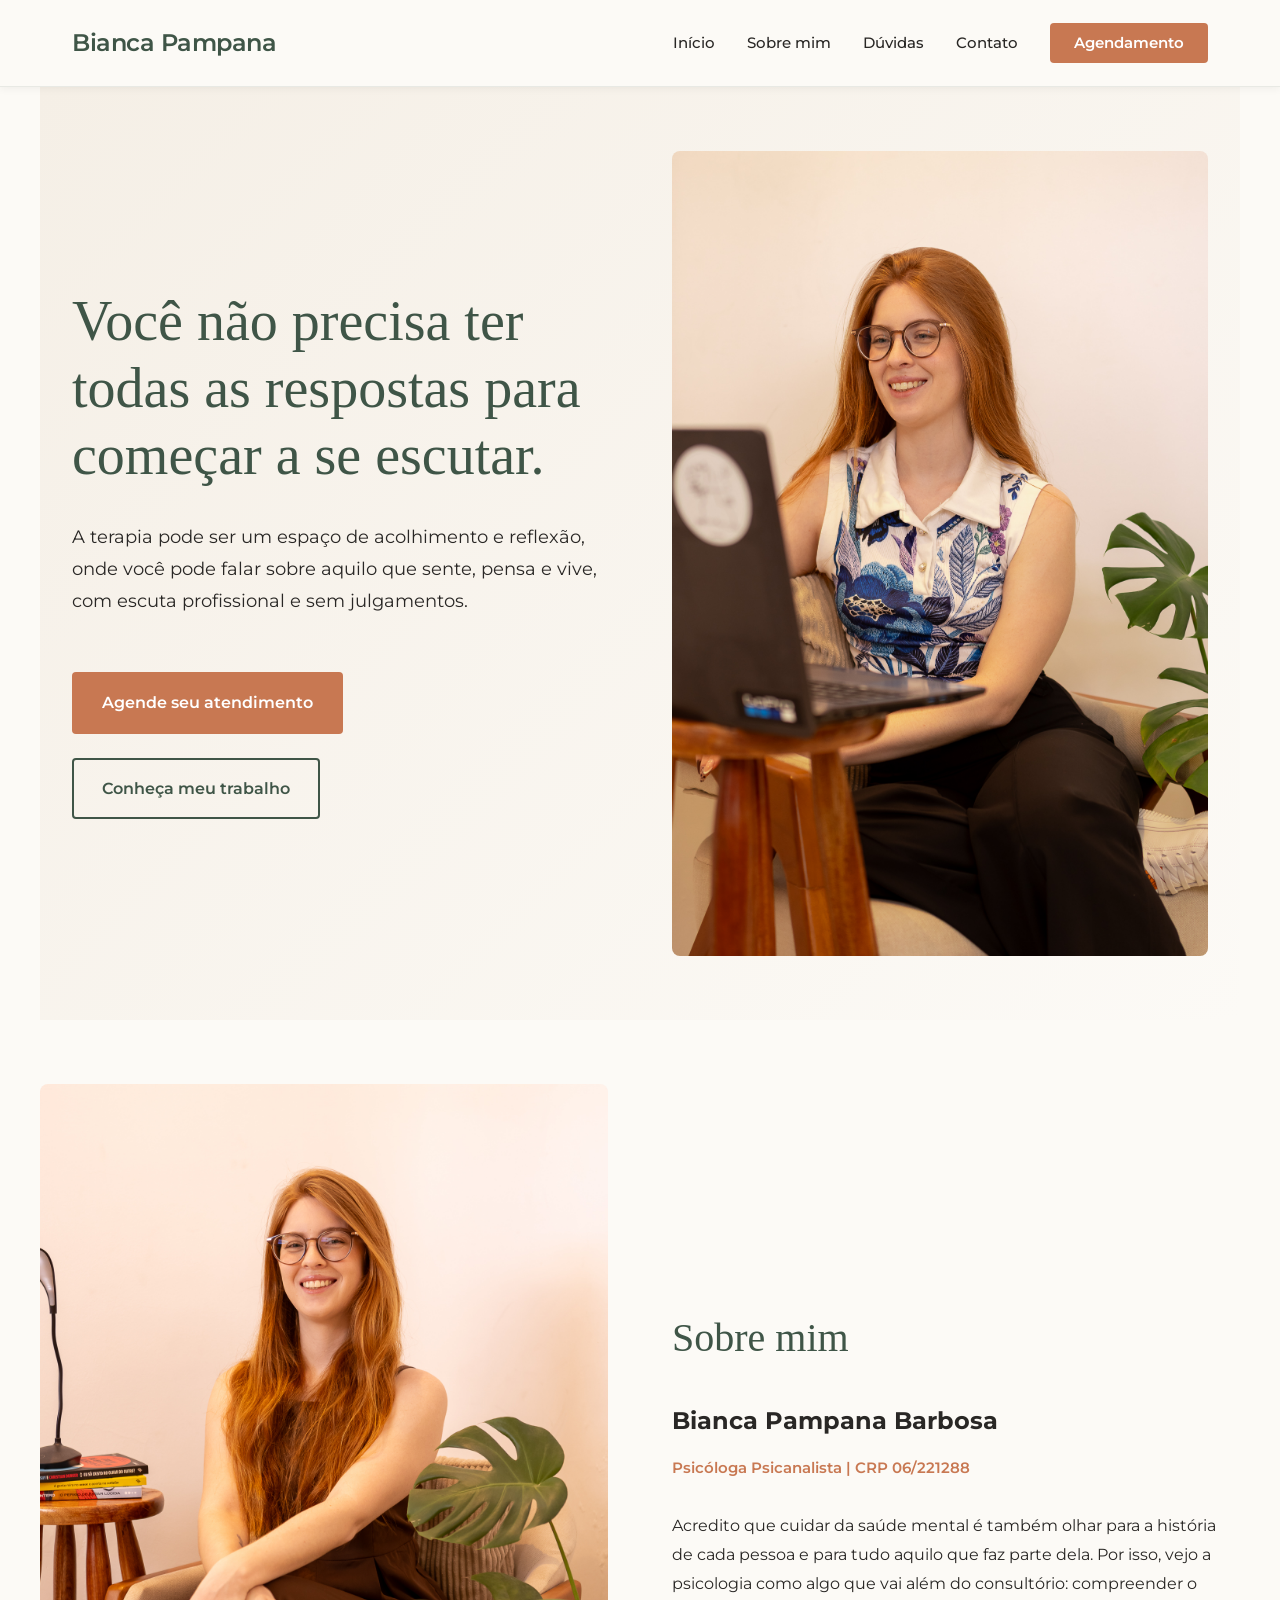
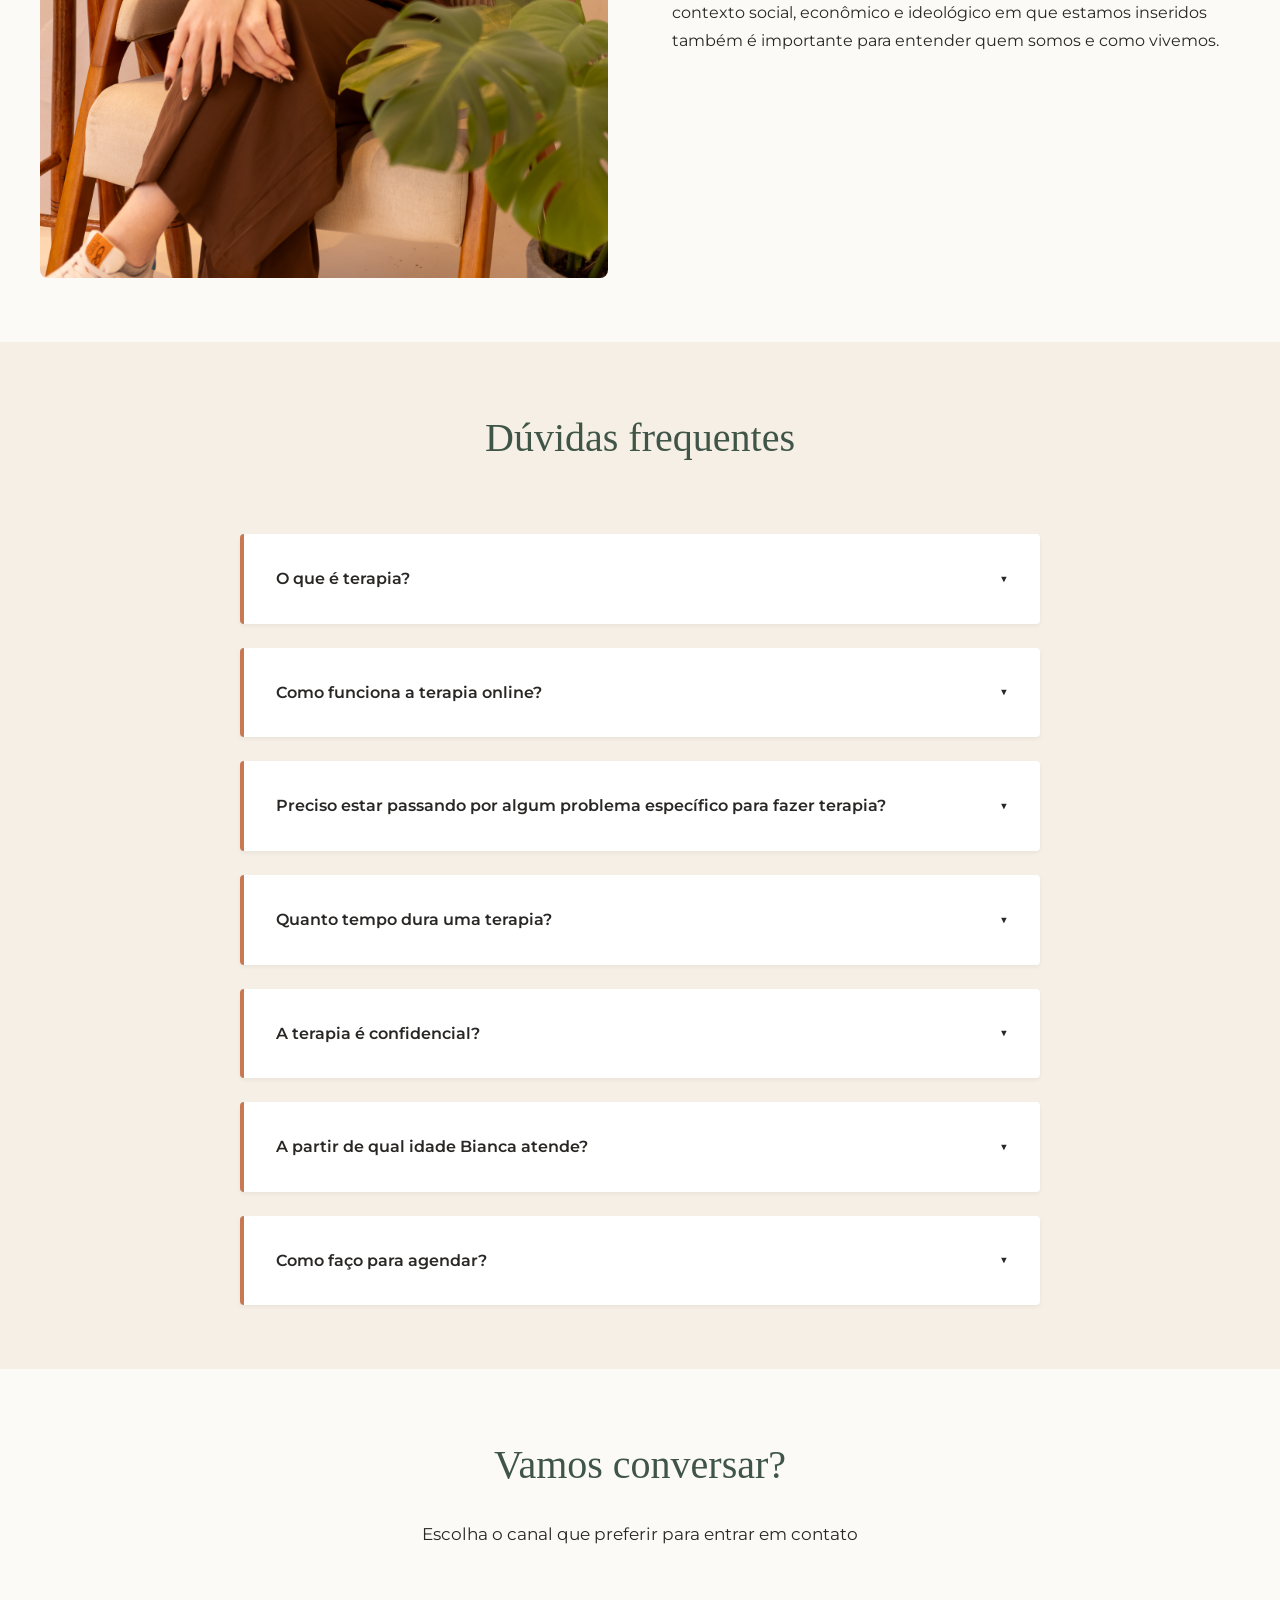
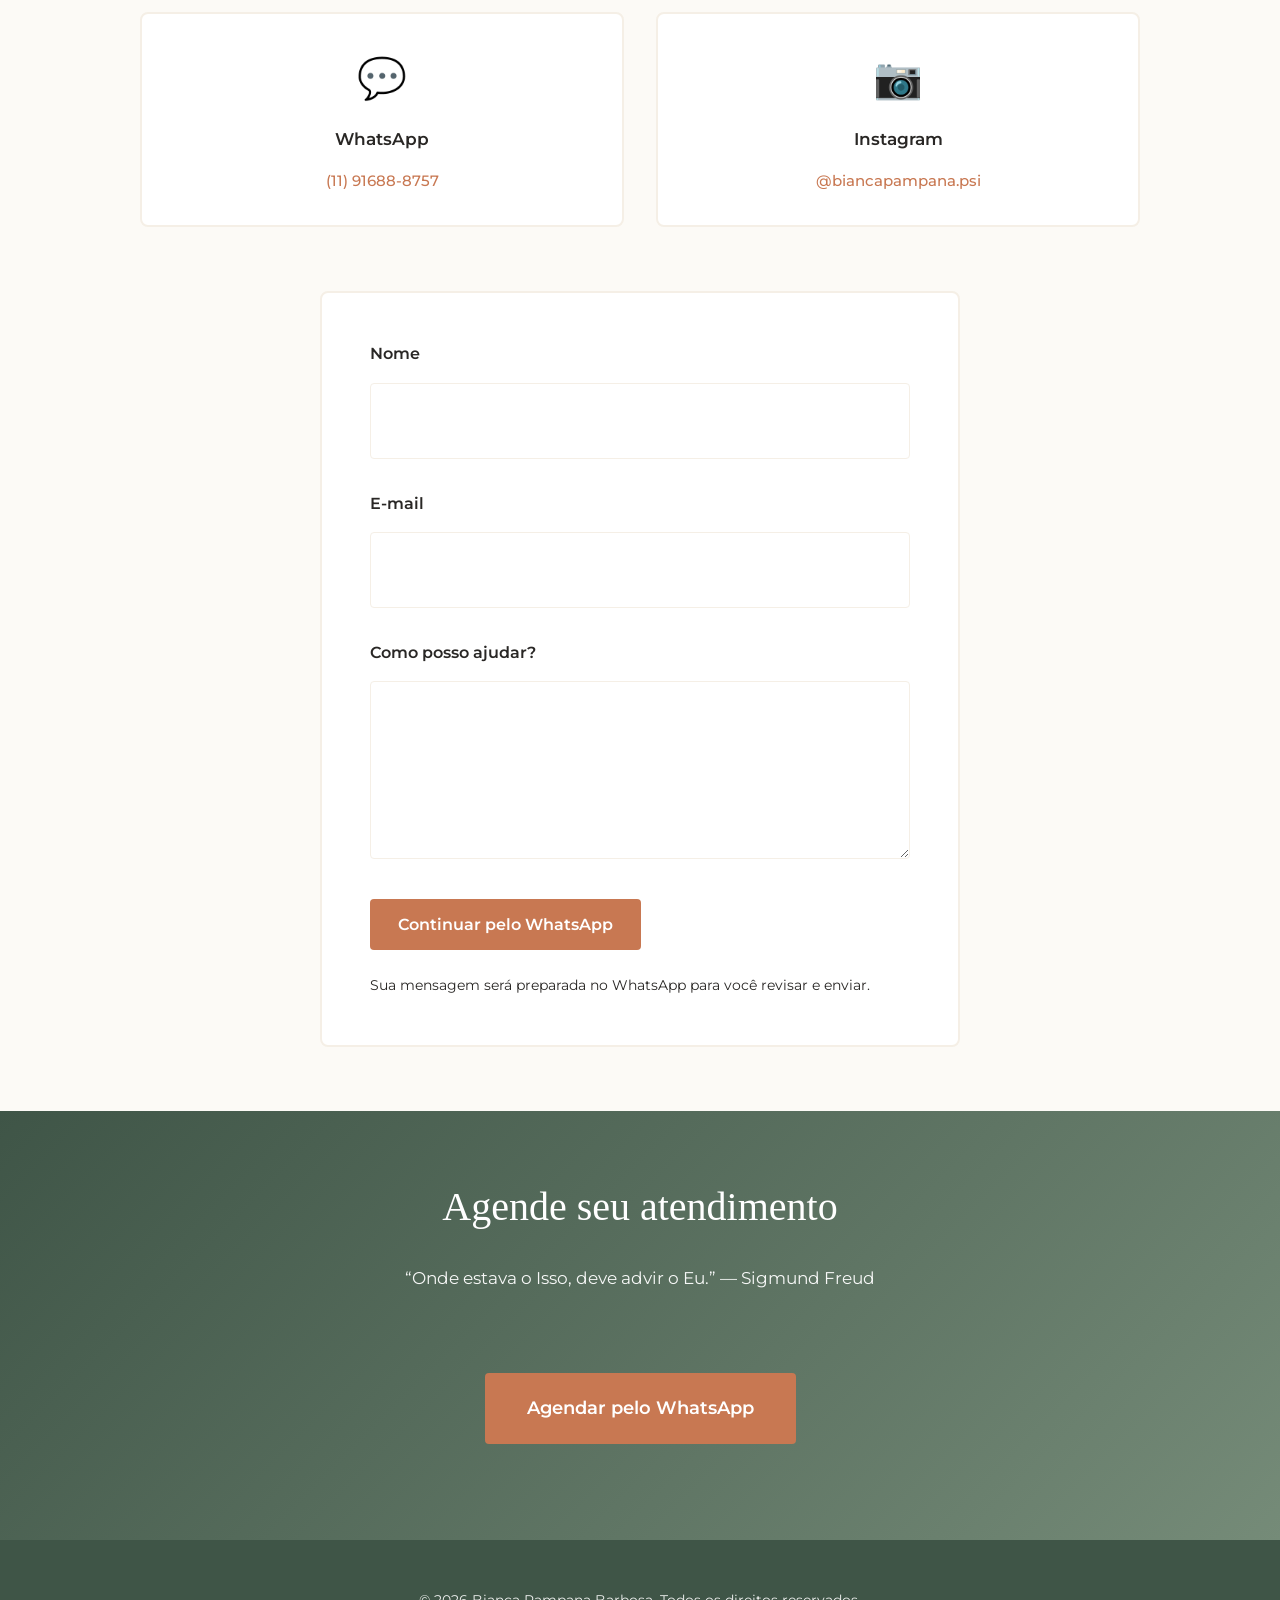
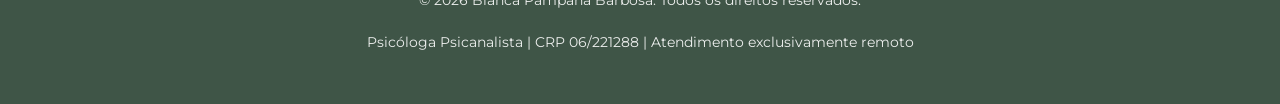
<file: index.html>
<!DOCTYPE html>
<html lang="pt-BR">
<head>
    <meta charset="UTF-8">
    <meta name="Bianca Pampana" content="Página de direcionamento para o agendamento de consultas com a psicóloga psicanalista Bianca Pampana.">
    <meta name="viewport" content="width=device-width, initial-scale=1.0">
    <meta property="og:title" content="Bianca Pampana - Psicóloga Psicanalista">
<meta property="og:description" content="Página de direcionamento para o agendamento de consultas com a psicóloga psicanalista Bianca Pampana.">
<meta property="og:image" content="file:///P:/Daniel%20Rogerio/Aula%20Web/biancapampana.psi/imagens/IMG_7848.jpg">
    <title>Bianca Pampana - Psicóloga Psicanalista</title>
    <link href="https://fonts.googleapis.com/css2?family=Ananda+Personal+Use&family=Montserrat:wght@400;500;600;700&display=swap" rel="stylesheet">
    <link rel="stylesheet" href="estilo_v2.css">
</head>
<body>
    <header class="header">
        <nav class="navbar">
            <div class="nav-container">
                <div class="logo">
                    <span class="logo-text">Bianca Pampana</span>
                </div>
                <button class="menu-toggle" id="menuToggle" aria-label="Menu">
                    <span></span>
                    <span></span>
                    <span></span>
                </button>
                <ul class="nav-menu" id="navMenu">
                    <li><a href="#inicio" class="nav-link">Início</a></li>
                    <li><a href="#sobre" class="nav-link">Sobre mim</a></li>
                    <li><a href="#duvidas" class="nav-link">Dúvidas</a></li>
                    <li><a href="#contato" class="nav-link">Contato</a></li>
                    <li><a href="#agendamento" class="nav-link nav-link-cta">Agendamento</a></li>
                </ul>
            </div>
        </nav>
    </header>

    <main>
        <!-- Seção Home/Início -->
        <section id="inicio" class="hero">
            <div class="hero-content">
                <h1 class="hero-title">
                    Você não precisa ter todas as respostas para começar a se escutar.
                </h1>
                <p class="hero-subtitle">
                   A terapia pode ser um espaço de acolhimento e reflexão, onde você pode falar sobre aquilo que sente, pensa e vive, com escuta profissional e sem julgamentos.
                </p>
                <div class="hero-buttons">
                    <a href="#agendamento" class="btn btn-primary">Agende seu atendimento</a>
                    <a href="#sobre" class="btn btn-secondary">Conheça meu trabalho</a>
                </div>
            </div>
            <div class="hero-image">
                <img src="imagens/IMG_7908.jpg" alt="Bianca Pampana Barbosa sentada sorrindo" class="profile-photo">
            </div>
        </section>

        <!-- Seção Sobre Mim -->
        <section id="sobre" class="about">
            <div class="about-container">
                <div class="about-image">
                    <img src="imagens/IMG_7848.jpg" alt="Bianca Pampana Barbosa" class="profile-photo">
                </div>
                <div class="about-content">
                    <h2>Sobre mim</h2>
                    <div class="about-header">
                        <h3>Bianca Pampana Barbosa</h3>
                        <p class="about-subtitle">Psicóloga Psicanalista | CRP 06/221288</p>
                    </div>
                    <p class="about-description">
                        Acredito que cuidar da saúde mental é também olhar para a história de cada pessoa e para tudo aquilo que faz parte dela. Por isso, vejo a psicologia como algo que vai além do consultório: compreender o contexto social, econômico e ideológico em que estamos inseridos também é importante para entender quem somos e como vivemos.
                    </p>
                </div>
            </div>
        </section>

        <!-- Seção Dúvidas Frequentes -->
        <section id="duvidas" class="faq">
            <div class="faq-container">
                <h2>Dúvidas frequentes</h2>
                <div class="faq-content">
                    <details class="faq-item">
                        <summary>O que é terapia?</summary>
                        <p> A terapia é um espaço de escuta, acolhimento e reflexão, onde você pode falar sobre seus pensamentos, sentimentos, experiências e questões que fazem parte da sua vida.

Por meio do diálogo com um profissional de psicologia, é possível olhar para essas questões com mais atenção, compreender diferentes aspectos da própria história e construir novas formas de lidar com aquilo que está sendo vivido.  </p>
                    </details>

                    <details class="faq-item">
                        <summary>Como funciona a terapia online?</summary>
                        <p> As sessões são realizadas de maneira individual e por meio de atendimento online, proporcionando praticidade e privacidade para quem busca iniciar ou dar continuidade ao acompanhamento psicológico.</p>
                    </details>

                    <details class="faq-item">
                        <summary>Preciso estar passando por algum problema específico para fazer terapia?</summary>
                        <p>  Não. Você não precisa estar passando por um problema específico para procurar terapia.

Às vezes, sentimos que algo não está bem, mas nem sempre conseguimos explicar exatamente o que é. Em outros momentos, podemos simplesmente querer entender melhor nossos sentimentos, pensamentos, relações ou algumas situações que fazem parte da nossa vida.  </p>
                    </details>

                    <details class="faq-item">
                        <summary>Quanto tempo dura uma terapia?</summary>
                        <p> Cada sessão de atendimento psicológico tem duração média de 50 minutos. Esse tempo pode variar de acordo com as necessidades do atendimento e com o processo terapêutico de cada pessoa. </p>
                    </details>

                    <details class="faq-item">
                        <summary>A terapia é confidencial?</summary>
                        <p> Sim. A terapia é um espaço de escuta e acolhimento protegido pelo sigilo profissional. As informações compartilhadas durante os atendimentos são mantidas em confidencialidade, conforme as normas éticas da Psicologia. </p>
                    </details>

                    <details class="faq-item">
                        <summary>A partir de qual idade Bianca atende?</summary>
                        <p> O atendimento é destinado a adolescentes e adultos entre 13 e 60 anos, respeitando as necessidades, experiências e particularidades de cada pessoa.   </p>
                    </details>

                    <details class="faq-item">
                        <summary>Como faço para agendar?</summary>
                        <p>  Se você deseja iniciar o acompanhamento psicológico ou tirar alguma dúvida, o primeiro contato pode ser feito de forma simples pelos canais disponíveis:

WhatsApp: para informações e agendamento de consultas.

Instagram: um espaço para conhecer mais sobre o trabalho da profissional e entrar em contato por mensagem.
</p>
                    </details>
                </div>
            </div>
        </section>

        <!-- Seção Contato -->
        <section id="contato" class="contact">
            <div class="contact-container">
                <h2>Vamos conversar?</h2>
                <p class="contact-subtitle">Escolha o canal que preferir para entrar em contato</p>
                <div class="contact-channels">
                    <a href="https://wa.me/5511916888757" class="contact-btn whatsapp" target="_blank" rel="noopener noreferrer">
                        <span class="channel-icon">💬</span>
                        <span class="channel-label">WhatsApp</span>
                        <span class="channel-info">(11) 91688-8757</span>
                    </a>
                    <a href="https://www.instagram.com/biancapampana.psi?utm_source=ig_web_button_share_sheet&igsi=ZDNlZDc0MzIxNw==" class="contact-btn instagram" target="_blank" rel="noopener noreferrer">
                        <span class="channel-icon">📷</span>
                        <span class="channel-label">Instagram</span>
                        <span class="channel-info">@biancapampana.psi</span>
                    </a>
                </div>
                <form id="form-contato" class="contact-form">
                    <div class="contact-form-field">
                        <label for="nome-contato">Nome</label>
                        <input type="text" id="nome-contato" name="nome" autocomplete="name" required>
                    </div>
                    <div class="contact-form-field">
                        <label for="email-contato">E-mail</label>
                        <input type="email" id="email-contato" name="email" autocomplete="email" required>
                    </div>
                    <div class="contact-form-field">
                        <label for="mensagem-contato">Como posso ajudar?</label>
                        <textarea id="mensagem-contato" name="mensagem" rows="5" required></textarea>
                    </div>
                    <button type="submit" class="btn btn-primary">Continuar pelo WhatsApp</button>
                    <p class="contact-form-note">Sua mensagem será preparada no WhatsApp para você revisar e enviar.</p>
                </form>
            </div>
        </section>

        <!-- Seção Agendamento -->
        <section id="agendamento" class="booking">
            <div class="booking-container">
                <h2>Agende seu atendimento</h2>
                <p class="booking-text">
                  “Onde estava o Isso, deve advir o Eu.”

— Sigmund Freud
                </p>
                <a href="https://wa.me/5511916888757" class="btn btn-primary btn-large" target="_blank" rel="noopener noreferrer">
                    Agendar pelo WhatsApp
                </a>
               
            </div>
        </section>
    </main>

    <footer class="footer">
        <div class="footer-content">
            <p>&copy; 2026 Bianca Pampana Barbosa. 
                Todos os direitos reservados.</p>
            <p>Psicóloga Psicanalista | CRP 06/221288 | Atendimento exclusivamente remoto</p>
        </div>
    </footer>

    <script>
        // Menu toggle para mobile
        const menuToggle = document.getElementById('menuToggle');
        const navMenu = document.getElementById('navMenu');

        menuToggle.addEventListener('click', function() {
            navMenu.classList.toggle('active');
            this.classList.toggle('active');
        });

        // Fechar menu ao clicar em um link
        const navLinks = document.querySelectorAll('.nav-link');
        navLinks.forEach(link => {
            link.addEventListener('click', function() {
                navMenu.classList.remove('active');
                menuToggle.classList.remove('active');
            });
        });

        document.getElementById('form-contato').addEventListener('submit', function(event) {
            event.preventDefault();
            const formData = new FormData(this);
            const message = `Olá, meu nome é ${formData.get('nome')}. Meu e-mail é ${formData.get('email')}.\n\n${formData.get('mensagem')}`;
            window.open(`https://wa.me/5511916888757?text=${encodeURIComponent(message)}`, '_blank', 'noopener,noreferrer');
        });

        // Smooth scroll
        document.querySelectorAll('a[href^="#"]').forEach(anchor => {
            anchor.addEventListener('click', function (e) {
                e.preventDefault();
                const target = document.querySelector(this.getAttribute('href'));
                if (target) {
                    target.scrollIntoView({
                        behavior: 'smooth',
                        block: 'start'
                    });
                }
            });
        });
    </script>
</body>
</html>
</file>
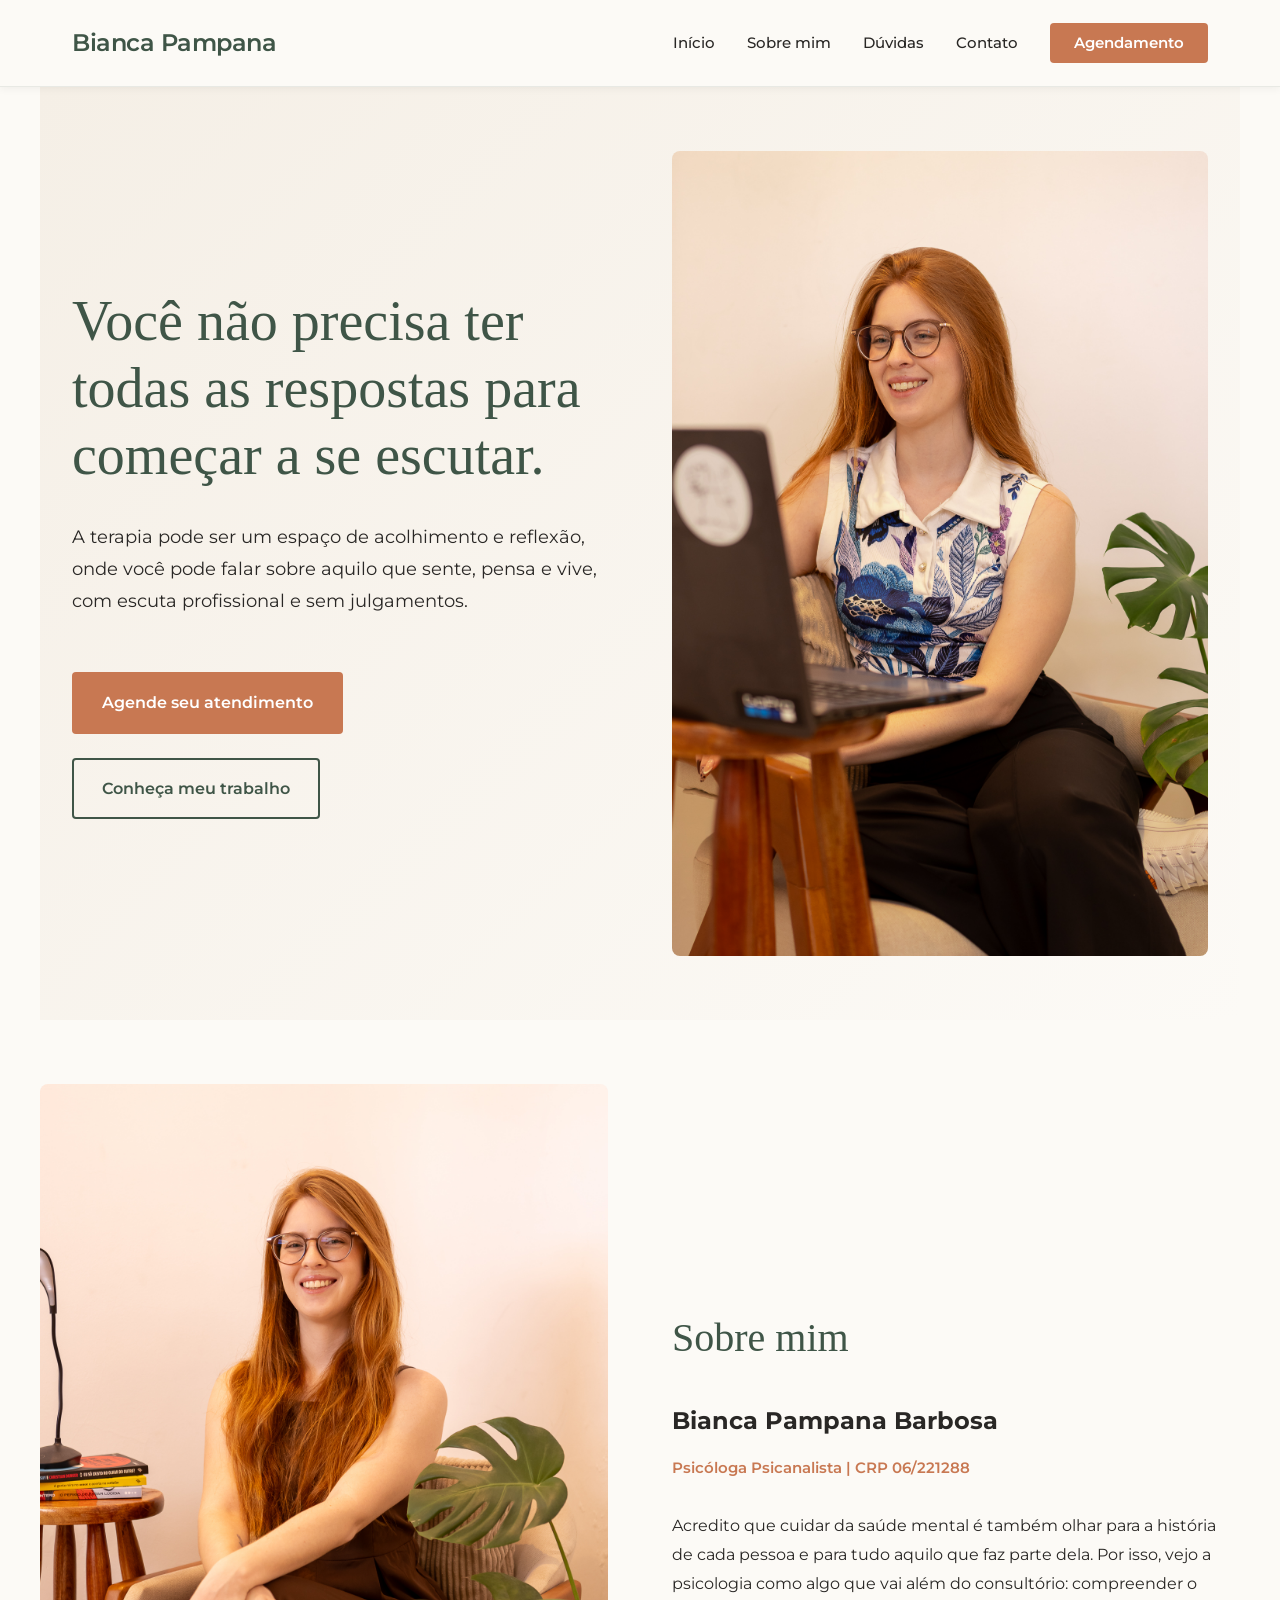
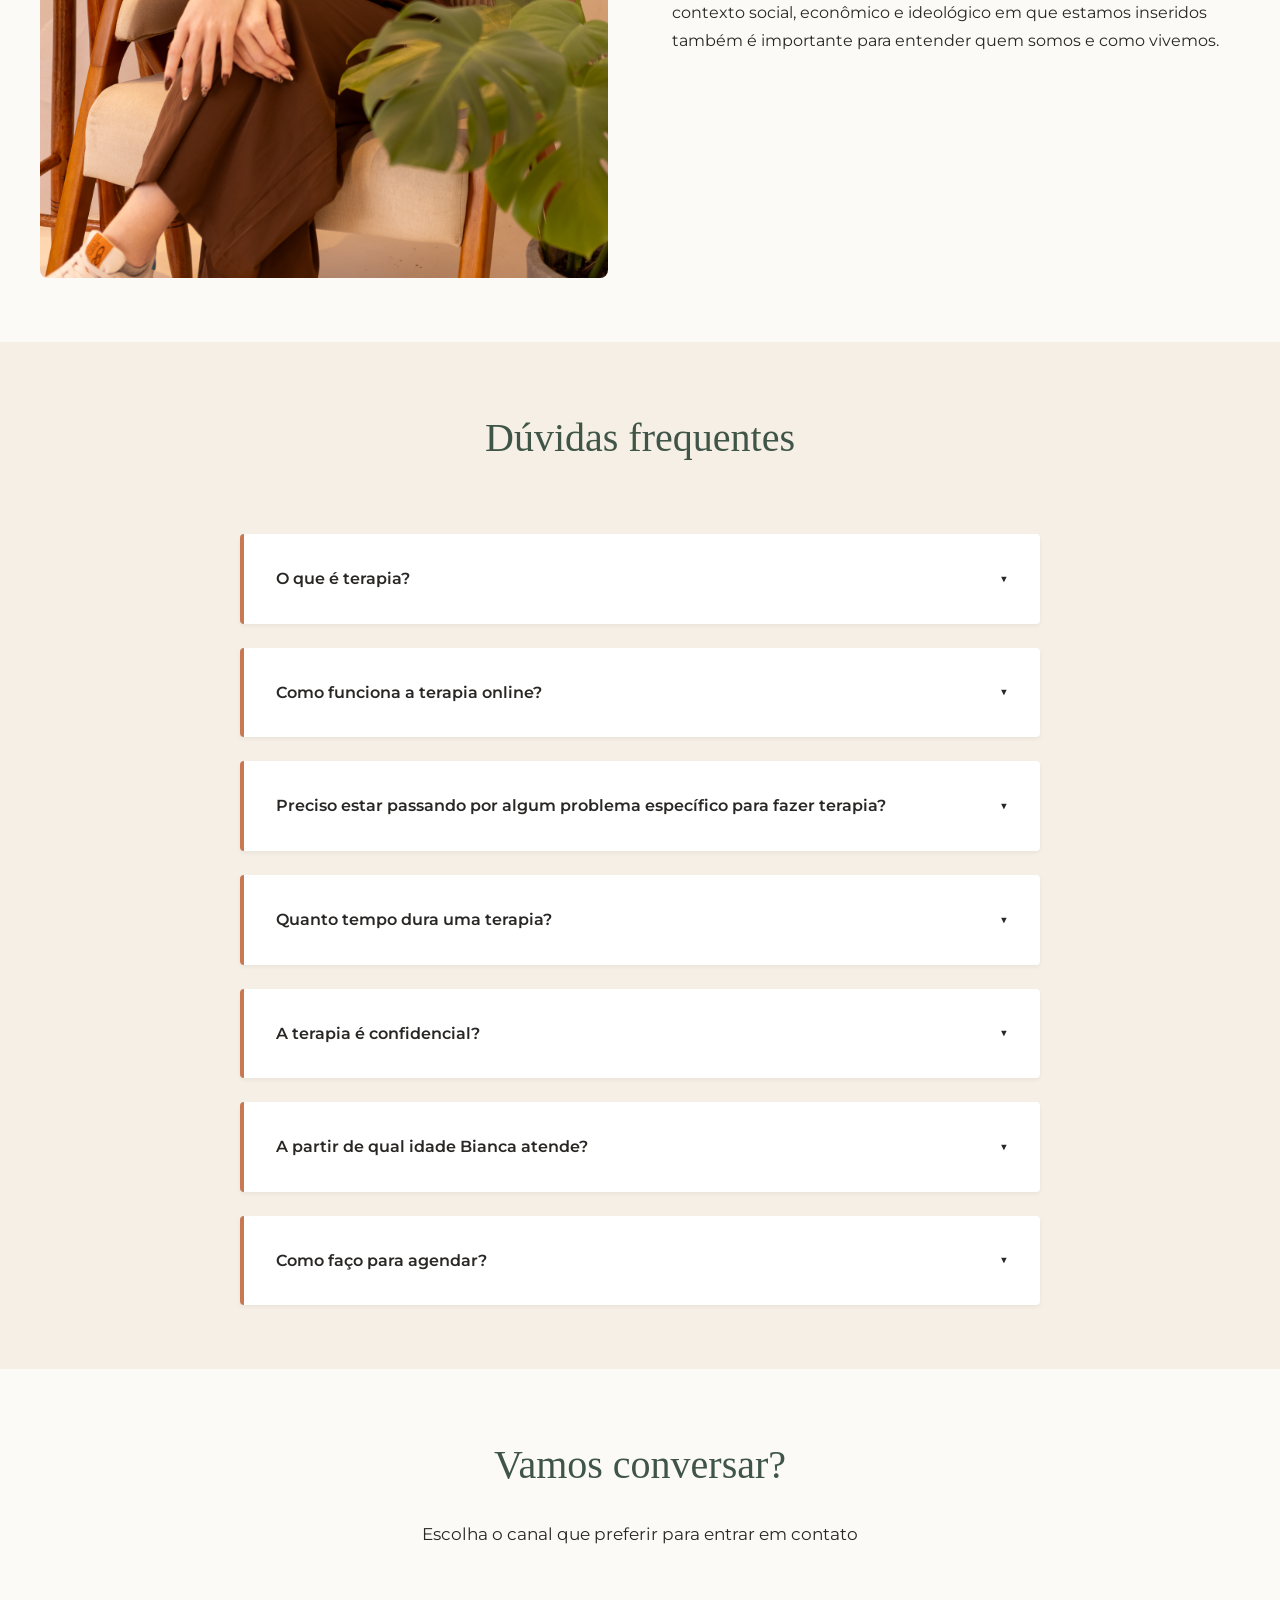
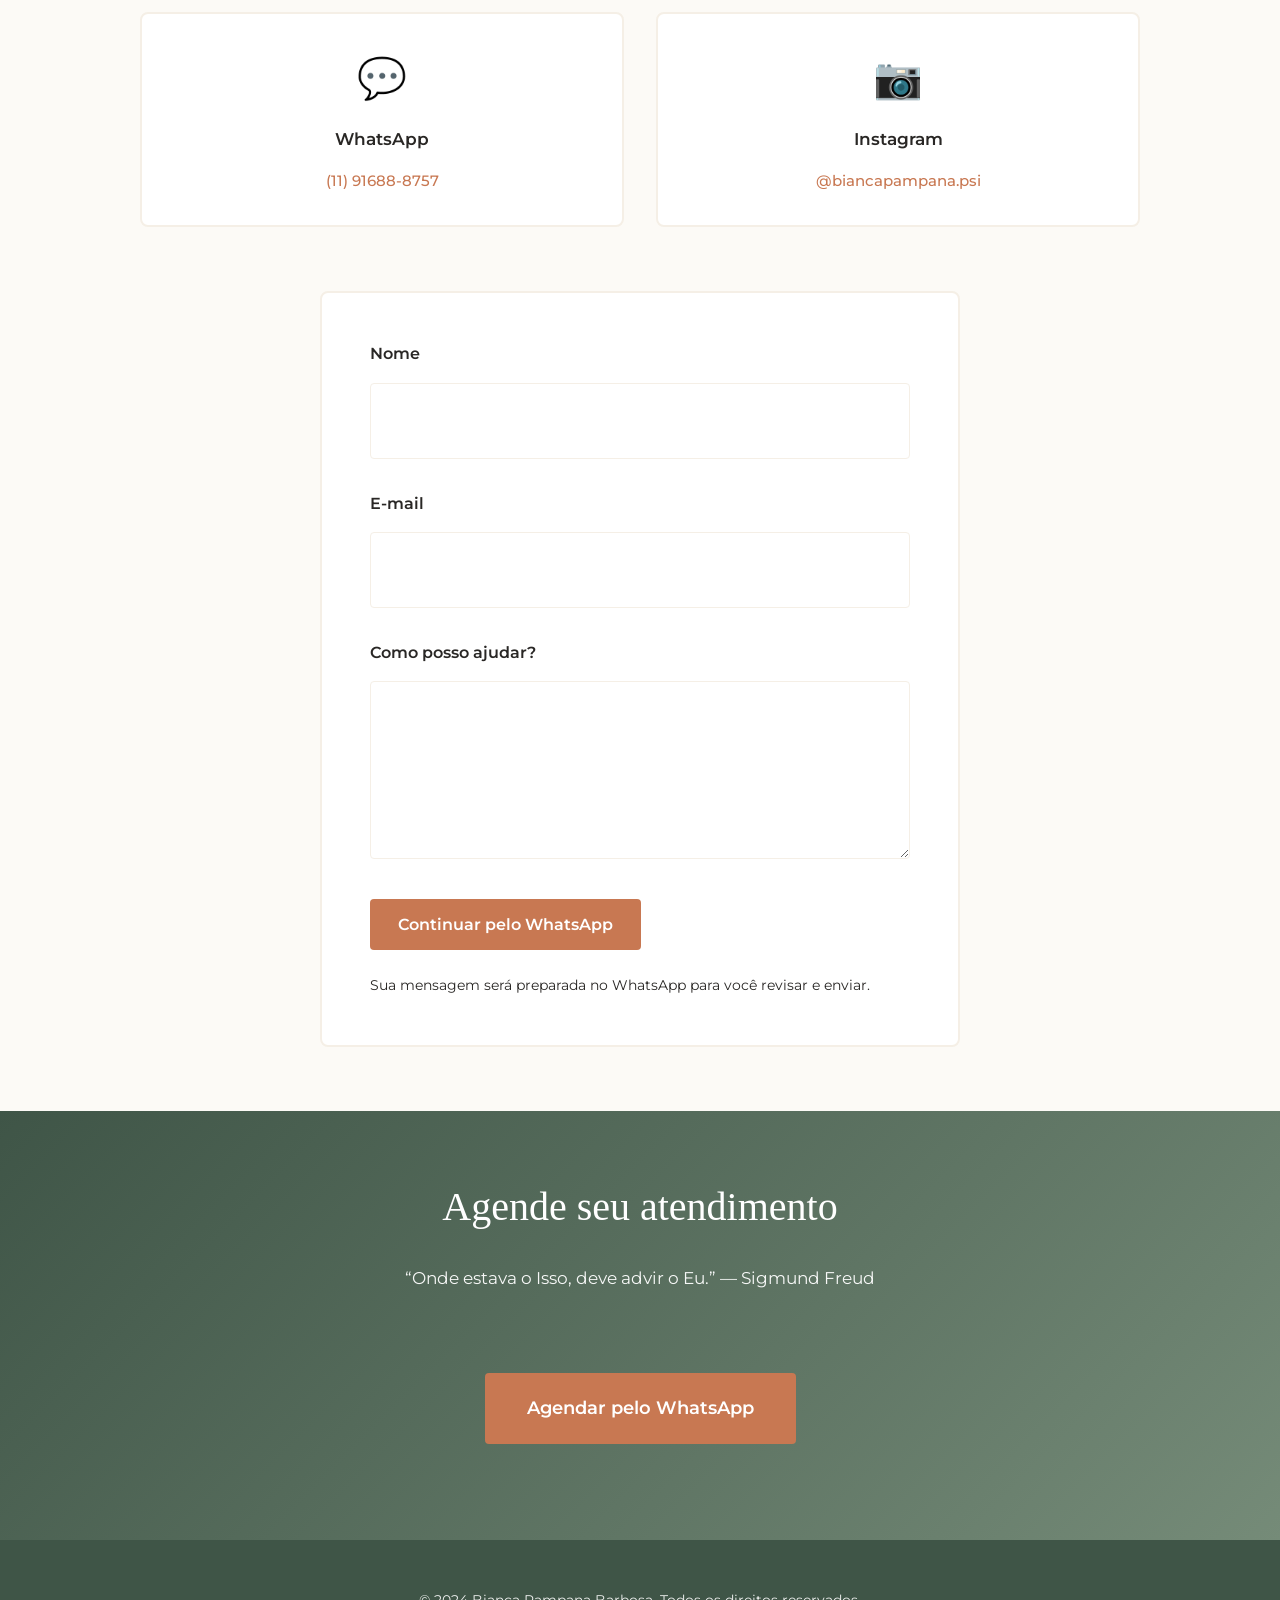
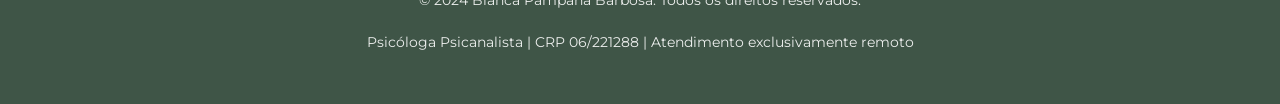
<file: index_v2.html>
<!DOCTYPE html>
<html lang="pt-BR">
<head>
    <meta charset="UTF-8">
    <meta name="viewport" content="width=device-width, initial-scale=1.0">
    <title>Bianca Pampana - Psicóloga Psicanalista</title>
    <link href="https://fonts.googleapis.com/css2?family=Ananda+Personal+Use&family=Montserrat:wght@400;500;600;700&display=swap" rel="stylesheet">
    <link rel="stylesheet" href="estilo_v2.css">
</head>
<body>
    <header class="header">
        <nav class="navbar">
            <div class="nav-container">
                <div class="logo">
                    <span class="logo-text">Bianca Pampana</span>
                </div>
                <button class="menu-toggle" id="menuToggle" aria-label="Menu">
                    <span></span>
                    <span></span>
                    <span></span>
                </button>
                <ul class="nav-menu" id="navMenu">
                    <li><a href="#inicio" class="nav-link">Início</a></li>
                    <li><a href="#sobre" class="nav-link">Sobre mim</a></li>
                    <li><a href="#duvidas" class="nav-link">Dúvidas</a></li>
                    <li><a href="#contato" class="nav-link">Contato</a></li>
                    <li><a href="#agendamento" class="nav-link nav-link-cta">Agendamento</a></li>
                </ul>
            </div>
        </nav>
    </header>

    <main>
        <!-- Seção Home/Início -->
        <section id="inicio" class="hero">
            <div class="hero-content">
                <h1 class="hero-title">
                    Você não precisa ter todas as respostas para começar a se escutar.
                </h1>
                <p class="hero-subtitle">
                   A terapia pode ser um espaço de acolhimento e reflexão, onde você pode falar sobre aquilo que sente, pensa e vive, com escuta profissional e sem julgamentos.
                </p>
                <div class="hero-buttons">
                    <a href="#agendamento" class="btn btn-primary">Agende seu atendimento</a>
                    <a href="#sobre" class="btn btn-secondary">Conheça meu trabalho</a>
                </div>
            </div>
            <div class="hero-image">
                <img src="imagens/IMG_7908.jpg" alt="Bianca Pampana Barbosa sentada sorrindo" class="profile-photo">
            </div>
        </section>

        <!-- Seção Sobre Mim -->
        <section id="sobre" class="about">
            <div class="about-container">
                <div class="about-image">
                    <img src="imagens/IMG_7848.jpg" alt="Bianca Pampana Barbosa" class="profile-photo">
                </div>
                <div class="about-content">
                    <h2>Sobre mim</h2>
                    <div class="about-header">
                        <h3>Bianca Pampana Barbosa</h3>
                        <p class="about-subtitle">Psicóloga Psicanalista | CRP 06/221288</p>
                    </div>
                    <p class="about-description">
                        Acredito que cuidar da saúde mental é também olhar para a história de cada pessoa e para tudo aquilo que faz parte dela. Por isso, vejo a psicologia como algo que vai além do consultório: compreender o contexto social, econômico e ideológico em que estamos inseridos também é importante para entender quem somos e como vivemos.
                    </p>
                </div>
            </div>
        </section>

        <!-- Seção Dúvidas Frequentes -->
        <section id="duvidas" class="faq">
            <div class="faq-container">
                <h2>Dúvidas frequentes</h2>
                <div class="faq-content">
                    <details class="faq-item">
                        <summary>O que é terapia?</summary>
                        <p> A terapia é um espaço de escuta, acolhimento e reflexão, onde você pode falar sobre seus pensamentos, sentimentos, experiências e questões que fazem parte da sua vida.

Por meio do diálogo com um profissional de psicologia, é possível olhar para essas questões com mais atenção, compreender diferentes aspectos da própria história e construir novas formas de lidar com aquilo que está sendo vivido.  </p>
                    </details>

                    <details class="faq-item">
                        <summary>Como funciona a terapia online?</summary>
                        <p> As sessões são realizadas de maneira individual e por meio de atendimento online, proporcionando praticidade e privacidade para quem busca iniciar ou dar continuidade ao acompanhamento psicológico.</p>
                    </details>

                    <details class="faq-item">
                        <summary>Preciso estar passando por algum problema específico para fazer terapia?</summary>
                        <p>  Não. Você não precisa estar passando por um problema específico para procurar terapia.

Às vezes, sentimos que algo não está bem, mas nem sempre conseguimos explicar exatamente o que é. Em outros momentos, podemos simplesmente querer entender melhor nossos sentimentos, pensamentos, relações ou algumas situações que fazem parte da nossa vida.  </p>
                    </details>

                    <details class="faq-item">
                        <summary>Quanto tempo dura uma terapia?</summary>
                        <p> Cada sessão de atendimento psicológico tem duração média de 50 minutos. Esse tempo pode variar de acordo com as necessidades do atendimento e com o processo terapêutico de cada pessoa. </p>
                    </details>

                    <details class="faq-item">
                        <summary>A terapia é confidencial?</summary>
                        <p> Sim. A terapia é um espaço de escuta e acolhimento protegido pelo sigilo profissional. As informações compartilhadas durante os atendimentos são mantidas em confidencialidade, conforme as normas éticas da Psicologia. </p>
                    </details>

                    <details class="faq-item">
                        <summary>A partir de qual idade Bianca atende?</summary>
                        <p> O atendimento é destinado a adolescentes e adultos entre 13 e 60 anos, respeitando as necessidades, experiências e particularidades de cada pessoa.   </p>
                    </details>

                    <details class="faq-item">
                        <summary>Como faço para agendar?</summary>
                        <p>  Se você deseja iniciar o acompanhamento psicológico ou tirar alguma dúvida, o primeiro contato pode ser feito de forma simples pelos canais disponíveis:

WhatsApp: para informações e agendamento de consultas.

Instagram: um espaço para conhecer mais sobre o trabalho da profissional e entrar em contato por mensagem.

E-mail: canal disponível para dúvidas e orientações sobre o atendimento. </p>
                    </details>
                </div>
            </div>
        </section>

        <!-- Seção Contato -->
        <section id="contato" class="contact">
            <div class="contact-container">
                <h2>Vamos conversar?</h2>
                <p class="contact-subtitle">Escolha o canal que preferir para entrar em contato</p>
                <div class="contact-channels">
                    <a href="https://wa.me/5511916888757" class="contact-btn whatsapp" target="_blank" rel="noopener noreferrer">
                        <span class="channel-icon">💬</span>
                        <span class="channel-label">WhatsApp</span>
                        <span class="channel-info">(11) 91688-8757</span>
                    </a>
                    <a href="https://www.instagram.com/biancapampana.psi?utm_source=ig_web_button_share_sheet&igsi=ZDNlZDc0MzIxNw==" class="contact-btn instagram" target="_blank" rel="noopener noreferrer">
                        <span class="channel-icon">📷</span>
                        <span class="channel-label">Instagram</span>
                        <span class="channel-info">@biancapampana.psi</span>
                    </a>
                </div>
                <form id="form-contato" class="contact-form">
                    <div class="contact-form-field">
                        <label for="nome-contato">Nome</label>
                        <input type="text" id="nome-contato" name="nome" autocomplete="name" required>
                    </div>
                    <div class="contact-form-field">
                        <label for="email-contato">E-mail</label>
                        <input type="email" id="email-contato" name="email" autocomplete="email" required>
                    </div>
                    <div class="contact-form-field">
                        <label for="mensagem-contato">Como posso ajudar?</label>
                        <textarea id="mensagem-contato" name="mensagem" rows="5" required></textarea>
                    </div>
                    <button type="submit" class="btn btn-primary">Continuar pelo WhatsApp</button>
                    <p class="contact-form-note">Sua mensagem será preparada no WhatsApp para você revisar e enviar.</p>
                </form>
            </div>
        </section>

        <!-- Seção Agendamento -->
        <section id="agendamento" class="booking">
            <div class="booking-container">
                <h2>Agende seu atendimento</h2>
                <p class="booking-text">
                  “Onde estava o Isso, deve advir o Eu.”

— Sigmund Freud
                </p>
                <a href="https://wa.me/5511916888757" class="btn btn-primary btn-large" target="_blank" rel="noopener noreferrer">
                    Agendar pelo WhatsApp
                </a>
               
            </div>
        </section>
    </main>

    <footer class="footer">
        <div class="footer-content">
            <p>&copy; 2024 Bianca Pampana Barbosa. 
                Todos os direitos reservados.</p>
            <p>Psicóloga Psicanalista | CRP 06/221288 | Atendimento exclusivamente remoto</p>
        </div>
    </footer>

    <script>
        // Menu toggle para mobile
        const menuToggle = document.getElementById('menuToggle');
        const navMenu = document.getElementById('navMenu');

        menuToggle.addEventListener('click', function() {
            navMenu.classList.toggle('active');
            this.classList.toggle('active');
        });

        // Fechar menu ao clicar em um link
        const navLinks = document.querySelectorAll('.nav-link');
        navLinks.forEach(link => {
            link.addEventListener('click', function() {
                navMenu.classList.remove('active');
                menuToggle.classList.remove('active');
            });
        });

        document.getElementById('form-contato').addEventListener('submit', function(event) {
            event.preventDefault();
            const formData = new FormData(this);
            const message = `Olá, meu nome é ${formData.get('nome')}. Meu e-mail é ${formData.get('email')}.\n\n${formData.get('mensagem')}`;
            window.open(`https://wa.me/5511916888757?text=${encodeURIComponent(message)}`, '_blank', 'noopener,noreferrer');
        });

        // Smooth scroll
        document.querySelectorAll('a[href^="#"]').forEach(anchor => {
            anchor.addEventListener('click', function (e) {
                e.preventDefault();
                const target = document.querySelector(this.getAttribute('href'));
                if (target) {
                    target.scrollIntoView({
                        behavior: 'smooth',
                        block: 'start'
                    });
                }
            });
        });
    </script>
</body>
</html>
</file>
<file: estilo_v2.css>
/* ===================================
   VARIÁVEIS DE COR E TIPOGRAFIA
   =================================== */

:root {
    /* Cores da paleta */
    --color-green-dark: #3F5547;
    --color-green-light: #758B78;
    --color-brown: #6B4F3A;
    --color-terracota: #C87852;
    --color-cream: #F5EFE6;
    --color-off-white: #FCFAF6;
    --color-text-dark: #292725;

    /* Tipografia */
    --font-display: 'Ananda Personal Use', cursive;
    --font-body: 'Montserrat', sans-serif;

    /* Espaçamento */
    --spacing-xs: 0.5rem;
    --spacing-sm: 1rem;
    --spacing-md: 1.5rem;
    --spacing-lg: 2rem;
    --spacing-xl: 3rem;
    --spacing-2xl: 4rem;

    /* Breakpoints */
    --mobile: 480px;
    --tablet: 768px;
    --desktop: 1024px;
}

/* ===================================
   RESET E BASE
   =================================== */

* {
    margin: 0;
    padding: 0;
    box-sizing: border-box;
}

html {
    scroll-behavior: smooth;
}

body {
    font-family: var(--font-body);
    color: var(--color-text-dark);
    background-color: var(--color-off-white);
    line-height: 1.6;
}

/* ===================================
   HEADER E NAVEGAÇÃO
   =================================== */

.header {
    position: sticky;
    top: 0;
    z-index: 1000;
    background-color: var(--color-off-white);
    border-bottom: 1px solid rgba(63, 85, 71, 0.1);
    box-shadow: 0 2px 8px rgba(0, 0, 0, 0.05);
}

.navbar {
    padding: var(--spacing-md) 0;
}

.nav-container {
    max-width: 1200px;
    margin: 0 auto;
    padding: 0 var(--spacing-lg);
    display: flex;
    justify-content: space-between;
    align-items: center;
}

.logo {
    flex-shrink: 0;
}

.logo-text {
    font-size: 1.5rem;
    font-weight: 600;
    color: var(--color-green-dark);
    font-family: var(--font-body);
    letter-spacing: -0.5px;
}

.nav-menu {
    display: flex;
    list-style: none;
    gap: var(--spacing-lg);
    align-items: center;
}

.nav-link {
    text-decoration: none;
    color: var(--color-text-dark);
    font-size: 0.95rem;
    font-weight: 500;
    transition: color 0.3s ease;
    position: relative;
}

.nav-link:hover {
    color: var(--color-terracota);
}

.nav-link::after {
    content: '';
    position: absolute;
    bottom: -4px;
    left: 0;
    width: 0;
    height: 2px;
    background-color: var(--color-terracota);
    transition: width 0.3s ease;
}

.nav-link:hover::after {
    width: 100%;
}

.nav-link-cta {
    background-color: var(--color-terracota);
    color: white;
    padding: 0.65rem 1.5rem;
    border-radius: 4px;
    font-weight: 600;
}

.nav-link-cta:hover {
    color: white;
    background-color: #B86940;
}

.nav-link-cta::after {
    display: none;
}

.menu-toggle {
    display: none;
    flex-direction: column;
    background: none;
    border: none;
    cursor: pointer;
    padding: var(--spacing-sm);
}

.menu-toggle span {
    width: 25px;
    height: 3px;
    background-color: var(--color-text-dark);
    margin: 4px 0;
    transition: all 0.3s ease;
    border-radius: 2px;
}

/* ===================================
   RESPONSIVO MOBILE
   =================================== */

@media (max-width: 768px) {
    .menu-toggle {
        display: flex;
    }

    .menu-toggle.active span:nth-child(1) {
        transform: rotate(45deg) translate(8px, 8px);
    }

    .menu-toggle.active span:nth-child(2) {
        opacity: 0;
    }

    .menu-toggle.active span:nth-child(3) {
        transform: rotate(-45deg) translate(7px, -7px);
    }

    .nav-menu {
        position: absolute;
        top: 100%;
        left: 0;
        right: 0;
        flex-direction: column;
        background-color: var(--color-off-white);
        border-bottom: 1px solid rgba(63, 85, 71, 0.1);
        gap: 0;
        max-height: 0;
        overflow: hidden;
        transition: max-height 0.3s ease;
    }

    .nav-menu.active {
        max-height: 300px;
    }

    .nav-menu li {
        width: 100%;
    }

    .nav-link {
        display: block;
        padding: var(--spacing-md) var(--spacing-lg);
        border-bottom: 1px solid rgba(63, 85, 71, 0.05);
    }

    .nav-link-cta {
        margin: var(--spacing-md) var(--spacing-lg);
        text-align: center;
    }
}

/* ===================================
   MAIN E SEÇÕES
   =================================== */

main {
    overflow-x: hidden;
}

section {
    scroll-margin-top: 70px;
}

/* ===================================
   SEÇÃO HERO
   =================================== */

.hero {
    background: linear-gradient(135deg, var(--color-cream) 0%, var(--color-off-white) 100%);
    padding: var(--spacing-2xl) var(--spacing-lg);
    max-width: 1200px;
    margin: 0 auto;
    display: grid;
    grid-template-columns: 1fr 1fr;
    gap: var(--spacing-2xl);
    align-items: center;
    min-height: 600px;
}

.hero-content {
    display: flex;
    flex-direction: column;
    gap: var(--spacing-lg);
}

.hero-title {
    font-family: var(--font-display);
    font-size: 3.5rem;
    color: var(--color-green-dark);
    line-height: 1.2;
    font-weight: 400;
}

.hero-subtitle {
    font-size: 1.1rem;
    color: var(--color-text-dark);
    line-height: 1.8;
}

.hero-buttons {
    display: flex;
    gap: var(--spacing-md);
    flex-wrap: wrap;
    margin-top: var(--spacing-md);
}

.hero-image {
    display: flex;
    align-items: center;
    justify-content: center;
    background-color: var(--color-cream);
    border-radius: 8px;
    min-height: 400px;
    overflow: hidden;
}

.profile-photo {
    width: 100%;
    height: 100%;
    object-fit: cover;
}

/* ===================================
   BOTÕES
   =================================== */

.btn {
    display: inline-block;
    padding: 1rem 1.75rem;
    text-decoration: none;
    border-radius: 4px;
    font-weight: 600;
    transition: all 0.3s ease;
    border: 2px solid transparent;
    text-align: center;
    cursor: pointer;
    font-size: 1rem;
    font-family: var(--font-body);
}

.btn-primary {
    background-color: var(--color-terracota);
    color: white;
}

.btn-primary:hover {
    background-color: #B86940;
    transform: translateY(-2px);
}

.btn-secondary {
    background-color: transparent;
    color: var(--color-green-dark);
    border-color: var(--color-green-dark);
}

.btn-secondary:hover {
    background-color: var(--color-green-dark);
    color: white;
}

.btn-large {
    padding: 1.2rem 2.5rem;
    font-size: 1.1rem;
}

/* ===================================
   SEÇÃO SOBRE MIM
   =================================== */

.about {
    padding: var(--spacing-2xl) var(--spacing-lg);
    background-color: var(--color-off-white);
}

.about-container {
    max-width: 1200px;
    margin: 0 auto;
    display: grid;
    grid-template-columns: 1fr 1fr;
    gap: var(--spacing-2xl);
    align-items: center;
}

.about-image {
    display: flex;
    align-items: center;
    justify-content: center;
    background-color: var(--color-cream);
    border-radius: 8px;
    min-height: 350px;
    overflow: hidden;
}

.about-content h2 {
    font-family: var(--font-display);
    font-size: 2.5rem;
    color: var(--color-green-dark);
    margin-bottom: var(--spacing-lg);
    font-weight: 400;
}

.about-header {
    margin-bottom: var(--spacing-lg);
}

.about-header h3 {
    font-size: 1.5rem;
    color: var(--color-text-dark);
    margin-bottom: var(--spacing-sm);
}

.about-subtitle {
    color: var(--color-terracota);
    font-weight: 600;
    font-size: 0.95rem;
}

.about-description {
    color: var(--color-text-dark);
    line-height: 1.8;
    font-size: 1rem;
}

/* ===================================
   SEÇÃO FAQ
   =================================== */

.faq {
    padding: var(--spacing-2xl) var(--spacing-lg);
    background-color: var(--color-cream);
}

.faq-container {
    max-width: 800px;
    margin: 0 auto;
}

.faq-container h2 {
    font-family: var(--font-display);
    font-size: 2.5rem;
    color: var(--color-green-dark);
    margin-bottom: var(--spacing-2xl);
    text-align: center;
    font-weight: 400;
}

.faq-content {
    display: flex;
    flex-direction: column;
    gap: var(--spacing-md);
}

.faq-item {
    background-color: white;
    border-left: 4px solid var(--color-terracota);
    border-radius: 4px;
    overflow: hidden;
    box-shadow: 0 2px 4px rgba(0, 0, 0, 0.05);
}

.faq-item summary {
    padding: var(--spacing-lg);
    cursor: pointer;
    font-weight: 600;
    color: var(--color-text-dark);
    display: flex;
    justify-content: space-between;
    align-items: center;
    transition: background-color 0.3s ease;
}

.faq-item summary:hover {
    background-color: var(--color-cream);
}

.faq-item summary::after {
    content: '▼';
    font-size: 0.8rem;
    transition: transform 0.3s ease;
}

.faq-item[open] summary::after {
    transform: rotate(180deg);
}

.faq-item p {
    padding: 0 var(--spacing-lg) var(--spacing-lg);
    color: var(--color-text-dark);
    line-height: 1.8;
}

/* ===================================
   SEÇÃO CONTATO
   =================================== */

.contact {
    padding: var(--spacing-2xl) var(--spacing-lg);
    background-color: var(--color-off-white);
}

.contact-container {
    max-width: 1000px;
    margin: 0 auto;
    text-align: center;
}

.contact-container h2 {
    font-family: var(--font-display);
    font-size: 2.5rem;
    color: var(--color-green-dark);
    margin-bottom: var(--spacing-md);
    font-weight: 400;
}

.contact-subtitle {
    font-size: 1.05rem;
    color: var(--color-text-dark);
    margin-bottom: var(--spacing-2xl);
}

.contact-channels {
    display: grid;
    grid-template-columns: repeat(auto-fit, minmax(250px, 1fr));
    gap: var(--spacing-lg);
    margin-top: var(--spacing-xl);
}

.contact-btn {
    background-color: white;
    border: 2px solid var(--color-cream);
    padding: var(--spacing-lg);
    border-radius: 8px;
    text-decoration: none;
    display: flex;
    flex-direction: column;
    gap: var(--spacing-sm);
    align-items: center;
    transition: all 0.3s ease;
}

.contact-btn:hover {
    border-color: var(--color-terracota);
    transform: translateY(-4px);
    box-shadow: 0 8px 16px rgba(200, 120, 82, 0.1);
}

.channel-icon {
    font-size: 2.5rem;
}

.channel-label {
    font-weight: 600;
    color: var(--color-text-dark);
    font-size: 1.05rem;
}

.channel-info {
    color: var(--color-terracota);
    font-weight: 500;
    font-size: 0.95rem;
}

.contact-form {
    max-width: 640px;
    margin: var(--spacing-2xl) auto 0;
    padding: var(--spacing-xl);
    background-color: white;
    border: 2px solid var(--color-cream);
    border-radius: 8px;
    text-align: left;
}

.contact-form-field {
    margin-bottom: var(--spacing-lg);
}

.contact-form-field label {
    display: block;
    margin-bottom: var(--spacing-sm);
    color: var(--color-text-dark);
    font-weight: 600;
}

.contact-form-field input,
.contact-form-field textarea {
    width: 100%;
    padding: var(--spacing-md);
    border: 1px solid var(--color-cream);
    border-radius: 4px;
    color: var(--color-text-dark);
    font: inherit;
}

.contact-form-field textarea {
    resize: vertical;
}

.contact-form-field input:focus,
.contact-form-field textarea:focus {
    outline: 2px solid var(--color-terracota);
    outline-offset: 2px;
}

.contact-form .btn {
    border: 0;
    cursor: pointer;
}

.contact-form-note {
    margin-top: var(--spacing-md);
    color: var(--color-text-dark);
    font-size: 0.9rem;
}

/* ===================================
   SEÇÃO AGENDAMENTO
   =================================== */

.booking {
    padding: var(--spacing-2xl) var(--spacing-lg);
    background: linear-gradient(135deg, var(--color-green-dark) 0%, var(--color-green-light) 100%);
    color: white;
}

.booking-container {
    max-width: 800px;
    margin: 0 auto;
    text-align: center;
}

.booking-container h2 {
    font-family: var(--font-display);
    font-size: 2.5rem;
    color: white;
    margin-bottom: var(--spacing-md);
    font-weight: 400;
}

.booking-text {
    font-size: 1.05rem;
    color: rgba(255, 255, 255, 0.95);
    margin-bottom: var(--spacing-xl);
    line-height: 1.8;
}

.booking-container .btn-primary {
    margin: var(--spacing-lg) 0;
}

.booking-channels {
    margin-top: var(--spacing-2xl);
    padding-top: var(--spacing-xl);
    border-top: 1px solid rgba(255, 255, 255, 0.2);
}

.booking-channels h3 {
    font-size: 0.95rem;
    color: rgba(255, 255, 255, 0.85);
    margin-bottom: var(--spacing-lg);
    text-transform: uppercase;
    letter-spacing: 1px;
}

.booking-contacts {
    display: flex;
    flex-direction: column;
    gap: var(--spacing-md);
}

.booking-contacts a {
    color: white;
    text-decoration: none;
    font-weight: 500;
    transition: opacity 0.3s ease;
}

.booking-contacts a:hover {
    opacity: 0.8;
    text-decoration: underline;
}

/* ===================================
   FOOTER
   =================================== */

.footer {
    background-color: var(--color-green-dark);
    color: white;
    padding: var(--spacing-xl) var(--spacing-lg);
}

.footer-content {
    max-width: 1200px;
    margin: 0 auto;
    text-align: center;
}

.footer-content p {
    font-size: 0.9rem;
    line-height: 1.8;
    opacity: 0.9;
}

.footer-content p + p {
    margin-top: var(--spacing-sm);
}

/* ===================================
   RESPONSIVIDADE
   =================================== */

@media (max-width: 768px) {
    :root {
        --spacing-2xl: 2.5rem;
        --spacing-xl: 1.5rem;
    }

    .hero {
        grid-template-columns: 1fr;
        min-height: auto;
        gap: var(--spacing-lg);
        padding: var(--spacing-xl) var(--spacing-md);
    }

    .hero-title {
        font-size: 2rem;
    }

    .hero-image {
        min-height: 300px;
        order: -1;
    }

    .hero-buttons {
        flex-direction: column;
    }

    .btn {
        width: 100%;
    }

    .about-container {
        grid-template-columns: 1fr;
        gap: var(--spacing-lg);
    }

    .about-image {
        order: -1;
        min-height: 300px;
    }

    .about-content h2 {
        font-size: 2rem;
    }

    .contact-channels {
        grid-template-columns: 1fr;
    }

    .hero-title,
    .about-content h2,
    .faq-container h2,
    .contact-container h2,
    .booking-container h2 {
        font-size: 2rem;
    }

    .faq {
        padding: var(--spacing-xl) var(--spacing-md);
    }

    .contact {
        padding: var(--spacing-xl) var(--spacing-md);
    }

    .booking {
        padding: var(--spacing-xl) var(--spacing-md);
    }

    .nav-container {
        padding: 0 var(--spacing-md);
    }
}

@media (max-width: 480px) {
    .hero-title {
        font-size: 1.75rem;
    }

    .about-content h2,
    .faq-container h2,
    .contact-container h2,
    .booking-container h2 {
        font-size: 1.5rem;
    }

    .hero-subtitle,
    .booking-text,
    .contact-subtitle {
        font-size: 1rem;
    }

    .faq-item summary {
        padding: var(--spacing-md);
    }

    .faq-item p {
        padding: 0 var(--spacing-md) var(--spacing-md);
    }

    .contact-btn {
        padding: var(--spacing-md);
    }

    .channel-icon {
        font-size: 2rem;
    }
}
</file>
